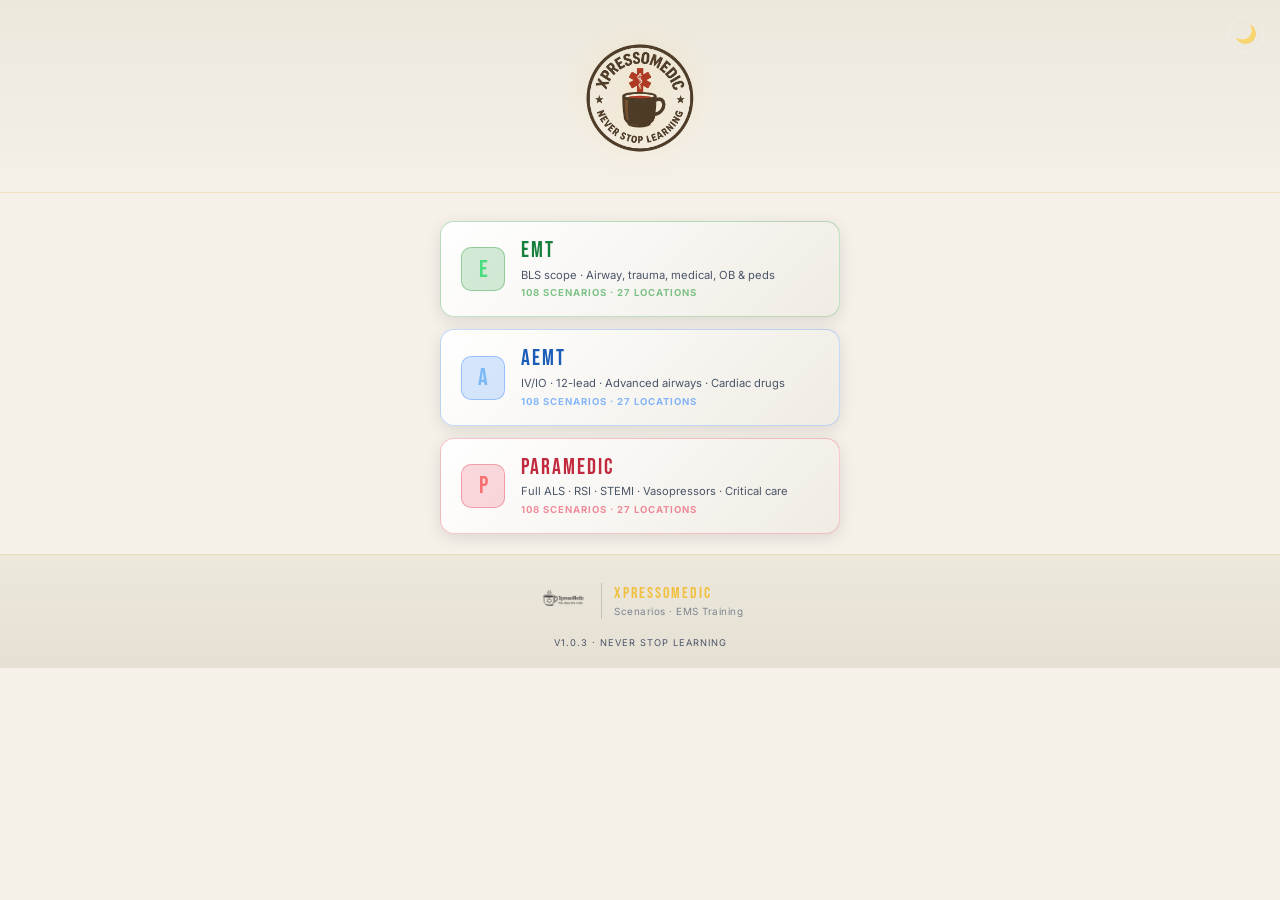
<file: index.html>
<!DOCTYPE html>
<html lang="en">
<head>
  <meta charset="UTF-8"/>
  <meta name="viewport" content="width=device-width, initial-scale=1.0, viewport-fit=cover"/>
  <meta name="apple-mobile-web-app-capable" content="yes"/>
  <meta name="apple-mobile-web-app-status-bar-style" content="black-translucent"/>
  <title>XpressoMedic Scenarios</title>
  <link rel="stylesheet" href="css/style.css"/>
  <script>
    (function() {
      const saved = localStorage.getItem('xm-theme') ||
        (window.matchMedia('(prefers-color-scheme: light)').matches ? 'light' : 'dark');
      document.documentElement.setAttribute('data-theme', saved);
    })();
  </script>
  <style>
    * { box-sizing: border-box; margin: 0; padding: 0; }
    html, body { overflow-y: auto !important; height: auto !important; }
    body {
      font-family: 'Inter', -apple-system, BlinkMacSystemFont, sans-serif;
      background: #0d1117;
      color: #e6edf3;
      min-height: 100vh;
      min-height: -webkit-fill-available;
      display: flex;
      flex-direction: column;
      overflow-x: hidden;
    }
    [data-theme="light"] body { background: #f5f0e8; color: #1c1a16; }
    .home-header {
      background: linear-gradient(180deg, #111827 0%, #0d1117 100%);
      border-bottom: 1px solid rgba(240,192,64,0.2);
      padding: calc(env(safe-area-inset-top, 0px) + 28px) 24px 24px;
      display: flex;
      flex-direction: column;
      align-items: center;
      flex-shrink: 0;
      position: relative;
    }
    [data-theme="light"] .home-header { background: linear-gradient(180deg, #ede8dc 0%, #f5f0e8 100%); }
    .header-logo {
      width: 140px;
      height: 140px;
      object-fit: contain;
      filter: brightness(0) invert(1) drop-shadow(0 0 16px rgba(240,192,64,0.35));
    }
    [data-theme="light"] .header-logo { filter: drop-shadow(0 0 12px rgba(240,192,64,0.2)); }
    .theme-toggle-home {
      position: absolute;
      top: calc(env(safe-area-inset-top, 0px) + 16px);
      right: 16px;
      background: none;
      border: 1px solid rgba(255,255,255,0.2);
      color: rgba(255,255,255,0.6);
      font-size: 1.1rem;
      width: 36px;
      height: 36px;
      border-radius: 50%;
      cursor: pointer;
      display: flex;
      align-items: center;
      justify-content: center;
    }
    .theme-toggle-home:active { background: rgba(128,128,128,0.15); }
    .home-body {
      flex: 1;
      display: flex;
      flex-direction: column;
      align-items: center;
      padding: 28px 20px 20px;
    }
    .level-cards {
      display: flex;
      flex-direction: column;
      gap: 12px;
      width: 100%;
      max-width: 400px;
    }
    .level-card {
      background: linear-gradient(135deg, #1e2d3d, #1a2332);
      border-radius: 14px;
      padding: 18px 20px;
      display: flex;
      align-items: center;
      gap: 16px;
      text-decoration: none;
      color: #e6edf3;
      transition: transform 0.15s;
      -webkit-tap-highlight-color: transparent;
      box-shadow: 0 4px 20px rgba(0,0,0,0.35);
      position: relative;
      overflow: hidden;
    }
    [data-theme="light"] .level-card { background: linear-gradient(135deg, #ffffff, #f0ece4); color: #1c1a16; box-shadow: 0 4px 16px rgba(0,0,0,0.1); }
    .level-card::before {
      content: '';
      position: absolute;
      left: 0; top: 0; bottom: 0;
      width: 4px;
      border-radius: 14px 0 0 14px;
    }
    .level-card.emtb  { border: 1px solid rgba(46,160,67,0.3); }
    .level-card.aemt  { border: 1px solid rgba(56,139,253,0.3); }
    .level-card.medic { border: 1px solid rgba(233,69,96,0.3); }
    .level-card.emtb::before  { background: #2ea043; }
    .level-card.aemt::before  { background: #388bfd; }
    .level-card.medic::before { background: #e94560; }
    .level-card:active { transform: scale(0.98); }
    .level-info { flex: 1; }
    .level-name {
      font-family: 'Bebas Neue', 'Impact', sans-serif;
      font-size: 1.35rem;
      letter-spacing: 2px;
      line-height: 1;
      margin-bottom: 5px;
    }
    .level-card.emtb  .level-name { color: #4ade80; }
    .level-card.aemt  .level-name { color: #7ab8f5; }
    .level-card.medic .level-name { color: #f87171; }
    [data-theme="light"] .level-card.emtb  .level-name { color: #15803d; }
    [data-theme="light"] .level-card.aemt  .level-name { color: #1a5cb8; }
    [data-theme="light"] .level-card.medic .level-name { color: #c0293e; }
    .level-desc { font-size: 0.7rem; color: #7d8590; line-height: 1.5; }
    [data-theme="light"] .level-desc { color: #4a5568; }
    .level-count { font-size: 0.6rem; font-weight: 700; letter-spacing: 1px; text-transform: uppercase; margin-top: 4px; opacity: 0.6; }
    .level-card.emtb  .level-count { color: #2ea043; }
    .level-card.aemt  .level-count { color: #388bfd; }
    .level-card.medic .level-count { color: #e94560; }
    .level-letter-icon {
      width: 44px;
      height: 44px;
      flex-shrink: 0;
      border-radius: 10px;
      display: flex;
      align-items: center;
      justify-content: center;
      font-family: 'Bebas Neue', 'Impact', sans-serif;
      font-size: 1.5rem;
    }
    .emtb-icon  { background: rgba(46,160,67,0.2);  color: #4ade80; border: 1px solid rgba(46,160,67,0.4); }
    .aemt-icon  { background: rgba(56,139,253,0.2); color: #7ab8f5; border: 1px solid rgba(56,139,253,0.4); }
    .medic-icon { background: rgba(233,69,96,0.2);  color: #f87171; border: 1px solid rgba(233,69,96,0.4); }
    .home-footer {
      background: linear-gradient(180deg, #0d1117 0%, #111827 100%);
      border-top: 1px solid rgba(240,192,64,0.15);
      padding: 20px 24px calc(20px + env(safe-area-inset-bottom, 0px));
      display: flex;
      flex-direction: column;
      align-items: center;
      gap: 10px;
      flex-shrink: 0;
    }
    [data-theme="light"] .home-footer { background: linear-gradient(180deg, #ede8dc 0%, #e5dfd4 100%); }
    .footer-logo-row { display: flex; align-items: center; gap: 12px; }
    .footer-logo-img {
      height: 52px;
      width: auto;
      object-fit: contain;
      filter: brightness(0) invert(1) drop-shadow(0 1px 4px rgba(0,0,0,0.3));
      opacity: 0.85;
    }
    [data-theme="light"] .footer-logo-img { filter: brightness(0) invert(0.15); opacity: 0.85; }
    .footer-divider { width: 1px; height: 36px; background: rgba(255,255,255,0.15); }
    [data-theme="light"] .footer-divider { background: rgba(0,0,0,0.15); }
    .footer-text-block { text-align: left; }
    .footer-brand { font-family: 'Bebas Neue', sans-serif; font-size: 1rem; letter-spacing: 2px; color: #f0c040; line-height: 1; }
    .footer-sub { font-size: 0.62rem; color: #7d8590; letter-spacing: 0.5px; margin-top: 3px; }
    .footer-version { font-size: 0.58rem; color: #4a5568; letter-spacing: 1px; text-transform: uppercase; }
  </style>
</head>
<body>

  <div class="home-header">
    <button class="theme-toggle-home" id="themeToggle" aria-label="Toggle theme">☀️</button>
    <img src="images/xpresso-circle.png" alt="XpressoMedic" class="header-logo"/>
  </div>

  <div class="home-body">
    <div class="level-cards">

      <a class="level-card emtb" href="map.html?level=emtb">
        <div class="level-letter-icon emtb-icon">E</div>
        <div class="level-info">
          <div class="level-name">EMT</div>
          <div class="level-desc">BLS scope · Airway, trauma, medical, OB &amp; peds</div>
          <div class="level-count">108 scenarios · 27 locations</div>
        </div>
      </a>

      <a class="level-card aemt" href="map.html?level=aemt">
        <div class="level-letter-icon aemt-icon">A</div>
        <div class="level-info">
          <div class="level-name">AEMT</div>
          <div class="level-desc">IV/IO · 12-lead · Advanced airways · Cardiac drugs</div>
          <div class="level-count">108 scenarios · 27 locations</div>
        </div>
      </a>

      <a class="level-card medic" href="map.html?level=medic">
        <div class="level-letter-icon medic-icon">P</div>
        <div class="level-info">
          <div class="level-name">Paramedic</div>
          <div class="level-desc">Full ALS · RSI · STEMI · Vasopressors · Critical care</div>
          <div class="level-count">108 scenarios · 27 locations</div>
        </div>
      </a>

    </div>
  </div>

  <div class="home-footer">
    <div class="footer-logo-row">
      <img src="images/xpresso-white.png" alt="XpressoMedic" class="footer-logo-img"/>
      <div class="footer-divider"></div>
      <div class="footer-text-block">
        <div class="footer-brand">XpressoMedic</div>
        <div class="footer-sub">Scenarios · EMS Training</div>
      </div>
    </div>
    <div class="footer-version">v1.0.3 · Never Stop Learning</div>
  </div>

  <script>
    const toggle = document.getElementById('themeToggle');
    function applyTheme(theme) {
      document.documentElement.setAttribute('data-theme', theme);
      localStorage.setItem('xm-theme', theme);
      toggle.textContent = theme === 'dark' ? '☀️' : '🌙';
    }
    const current = document.documentElement.getAttribute('data-theme') || 'dark';
    applyTheme(current);
    toggle.addEventListener('click', () => {
      const next = document.documentElement.getAttribute('data-theme') === 'dark' ? 'light' : 'dark';
      applyTheme(next);
    });
  </script>
</body>
</html>
</file>
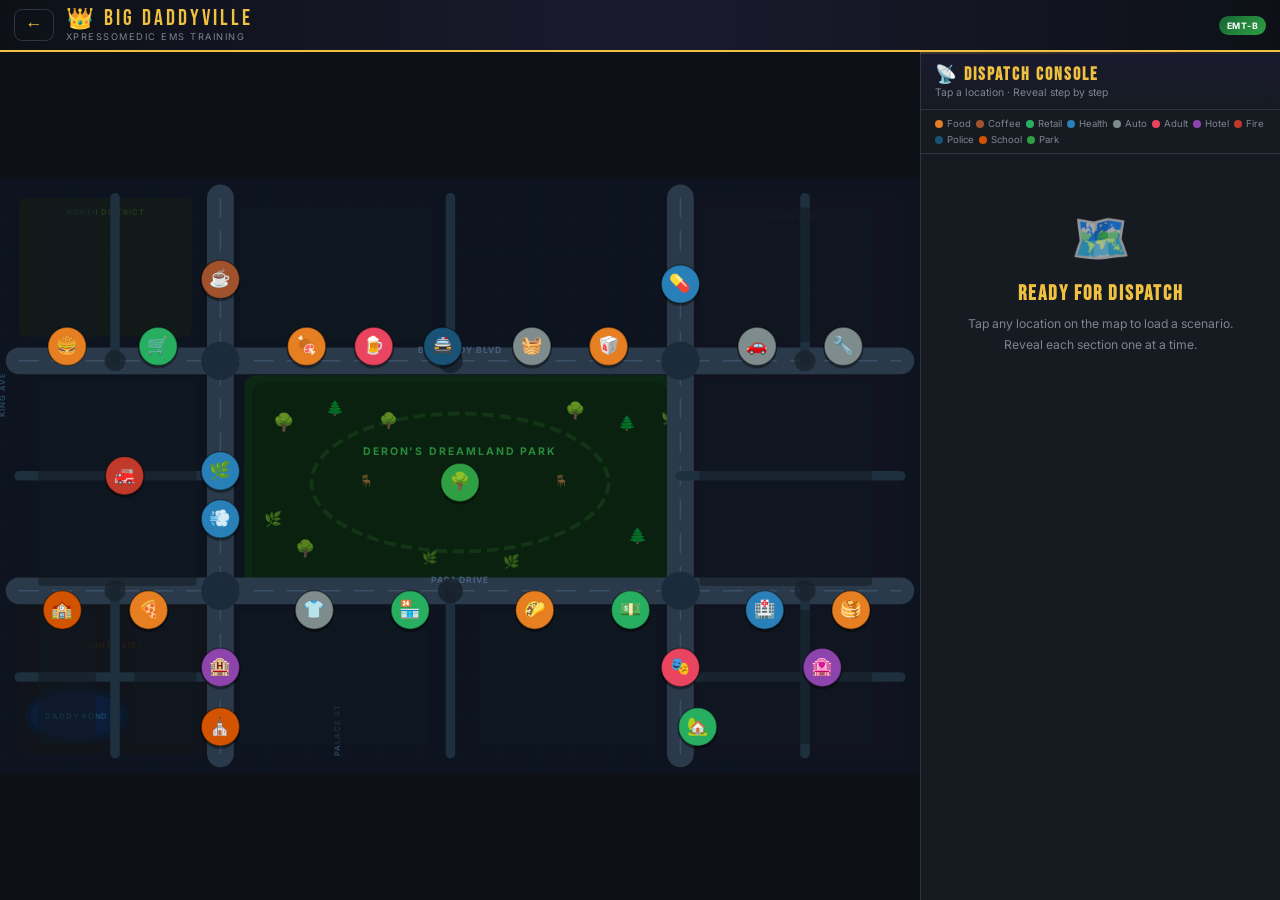
<file: map.html>
<!DOCTYPE html>
<html lang="en">
<head>
  <meta charset="UTF-8"/>
  <meta name="viewport" content="width=device-width, initial-scale=1.0, viewport-fit=cover"/>
  <meta name="apple-mobile-web-app-capable" content="yes"/>
  <meta name="apple-mobile-web-app-status-bar-style" content="black-translucent"/>
  <title>Big Daddyville — XpressoMedic</title>
  <link rel="stylesheet" href="css/style.css"/>
</head>
<body>

<div class="map-screen">

  <!-- HEADER -->
  <div class="app-header">
    <button class="header-back" onclick="window.location.href='index.html'" aria-label="Back">←</button>
    <div class="header-center">
      <div class="header-title">👑 Big Daddyville</div>
      <div class="header-sub">XpressoMedic EMS Training</div>
    </div>
    <div class="header-badge" id="levelBadge">EMT-B</div>
  </div>

  <div class="map-layout">

    <!-- MAP -->
    <div class="map-wrap" id="mapWrap">

      <!-- HOVER POPUP -->
      <div id="hover-popup">
        <div id="popupCaretDown" class="popup-caret-down"></div>
        <div class="popup-card">
          <div class="popup-logo-area" id="popupLogoArea">
            <div class="popup-logo-bg"  id="popupLogoBg"></div>
            <div class="popup-logo-main" id="popupLogoMain"></div>
          </div>
          <div class="popup-sign" id="popupSign"></div>
          <div class="popup-info">
            <div class="popup-name" id="popupName"></div>
            <div class="popup-addr" id="popupAddr"></div>
            <div class="popup-meta">
              <span class="popup-cat-dot"   id="popupCatDot"></span>
              <span class="popup-cat-label" id="popupCatLabel"></span>
            </div>
            <div class="popup-hint">👆 Tap to load scenario</div>
          </div>
        </div>
        <div id="popupCaretUp" class="popup-caret-up"></div>
      </div>

      <svg id="town" viewBox="0 0 960 620"
           xmlns="http://www.w3.org/2000/svg"
           preserveAspectRatio="xMidYMid meet"
           style="position:absolute;top:0;left:0;width:100%;height:100%">

        <defs>
          <pattern id="grid" width="40" height="40" patternUnits="userSpaceOnUse">
            <path d="M 40 0 L 0 0 0 40" fill="none" stroke="#141e2a" stroke-width="0.5"/>
          </pattern>
        </defs>

        <!-- Ground -->
        <rect width="960" height="620" fill="#0d1420"/>
        <rect width="960" height="620" fill="url(#grid)" opacity="0.4"/>

        <!-- Districts -->
        <rect x="20"  y="20"  width="180" height="145" rx="6" fill="#1a2510" opacity="0.4"/>
        <text x="110" y="38" text-anchor="middle" fill="#2a3a1a" font-size="8" font-family="Inter" font-weight="600" letter-spacing="1">NORTH DISTRICT</text>
        <rect x="20"  y="415" width="200" height="185" rx="6" fill="#1a1510" opacity="0.35"/>
        <text x="120" y="490" text-anchor="middle" fill="#2a2015" font-size="8" font-family="Inter" font-weight="600" letter-spacing="1">SOUTH SIDE</text>
        <rect x="720" y="20"  width="220" height="580" rx="6" fill="#1a1520" opacity="0.35"/>
        <text x="830" y="42"  text-anchor="middle" fill="#2a1a2a" font-size="8" font-family="Inter" font-weight="600" letter-spacing="1">EAST END</text>

        <!-- Deron's Dreamland Park -->
        <rect x="255" y="205" width="450" height="225" rx="12" fill="#0e2a14" opacity="0.9"/>
        <rect x="263" y="213" width="434" height="209" rx="10" fill="#0a2010" opacity="0.85"/>
        <ellipse cx="480" cy="317" rx="155" ry="72" fill="none" stroke="#1a4a1a" stroke-width="4" stroke-dasharray="12 6" opacity="0.5"/>
        <text x="285" y="260" font-size="18" opacity="0.7">🌳</text>
        <text x="340" y="245" font-size="15" opacity="0.6">🌲</text>
        <text x="395" y="258" font-size="16" opacity="0.65">🌳</text>
        <text x="590" y="248" font-size="17" opacity="0.7">🌳</text>
        <text x="645" y="260" font-size="15" opacity="0.6">🌲</text>
        <text x="690" y="254" font-size="14" opacity="0.6">🌿</text>
        <text x="275" y="360" font-size="15" opacity="0.55">🌿</text>
        <text x="308" y="392" font-size="17" opacity="0.6">🌳</text>
        <text x="655" y="378" font-size="16" opacity="0.6">🌲</text>
        <text x="695" y="400" font-size="14" opacity="0.55">🌿</text>
        <text x="440" y="400" font-size="13" opacity="0.5">🌿</text>
        <text x="525" y="404" font-size="14" opacity="0.5">🌿</text>
        <text x="375" y="320" font-size="12" opacity="0.5">🪑</text>
        <text x="578" y="320" font-size="12" opacity="0.5">🪑</text>
        <text x="480" y="288" text-anchor="middle" fill="#2a8a3a" font-size="11" font-family="Inter" font-weight="700" letter-spacing="2">DERON'S DREAMLAND PARK</text>
        <circle cx="480" cy="316" r="12" fill="#0a1a2a" stroke="#1a4a6a" stroke-width="2" opacity="0.8"/>
        <text x="480" y="321" text-anchor="middle" font-size="11" opacity="0.7">⛲</text>

        <!-- Daddy Pond -->
        <ellipse cx="80" cy="560" rx="55" ry="30" fill="#0a1a2e" opacity="0.8"/>
        <ellipse cx="80" cy="560" rx="48" ry="24" fill="#0d2040" opacity="0.7"/>
        <text x="80" y="564" text-anchor="middle" fill="#1a4a6a" font-size="8" font-family="Inter" font-weight="600" letter-spacing="1">DADDY POND</text>

        <!-- Main roads -->
        <line stroke="#2a3a4a" stroke-width="28" fill="none" stroke-linecap="round" x1="20"  y1="190" x2="940" y2="190"/>
        <line stroke="#3a5068" stroke-width="1.5" fill="none" stroke-dasharray="20 15" stroke-linecap="round" x1="20" y1="190" x2="940" y2="190"/>
        <text fill="#4a6280" font-size="9" font-family="Inter" font-weight="600" letter-spacing="1" text-anchor="middle" x="480" y="182">BIG DADDY BLVD</text>

        <line stroke="#2a3a4a" stroke-width="28" fill="none" stroke-linecap="round" x1="20"  y1="430" x2="940" y2="430"/>
        <line stroke="#3a5068" stroke-width="1.5" fill="none" stroke-dasharray="20 15" stroke-linecap="round" x1="20" y1="430" x2="940" y2="430"/>
        <text fill="#4a6280" font-size="9" font-family="Inter" font-weight="600" letter-spacing="1" text-anchor="middle" x="480" y="422">PAPA DRIVE</text>

        <line stroke="#2a3a4a" stroke-width="28" fill="none" stroke-linecap="round" x1="230" y1="20"  x2="230" y2="600"/>
        <line stroke="#3a5068" stroke-width="1.5" fill="none" stroke-dasharray="20 15" stroke-linecap="round" x1="230" y1="20" x2="230" y2="600"/>
        <text fill="#4a6280" font-size="9" font-family="Inter" font-weight="600" letter-spacing="1" text-anchor="middle" transform="rotate(-90,221,310)" x="0" y="0">THRONE AVE</text>

        <line stroke="#2a3a4a" stroke-width="28" fill="none" stroke-linecap="round" x1="710" y1="20"  x2="710" y2="600"/>
        <line stroke="#3a5068" stroke-width="1.5" fill="none" stroke-dasharray="20 15" stroke-linecap="round" x1="710" y1="20" x2="710" y2="600"/>
        <text fill="#4a6280" font-size="9" font-family="Inter" font-weight="600" letter-spacing="1" text-anchor="middle" transform="rotate(-90,701,310)" x="0" y="0">CROWN ST</text>

        <!-- Side streets horizontal -->
        <line stroke="#1e2f3e" stroke-width="10" fill="none" stroke-linecap="round" x1="20"  y1="310" x2="230" y2="310"/>
        <line stroke="#1e2f3e" stroke-width="10" fill="none" stroke-linecap="round" x1="710" y1="310" x2="940" y2="310"/>
        <line stroke="#1e2f3e" stroke-width="10" fill="none" stroke-linecap="round" x1="20"  y1="520" x2="230" y2="520"/>
        <line stroke="#1e2f3e" stroke-width="10" fill="none" stroke-linecap="round" x1="710" y1="520" x2="940" y2="520"/>

        <!-- Side streets vertical -->
        <line stroke="#1e2f3e" stroke-width="10" fill="none" stroke-linecap="round" x1="120" y1="20"  x2="120" y2="190"/>
        <line stroke="#1e2f3e" stroke-width="10" fill="none" stroke-linecap="round" x1="120" y1="430" x2="120" y2="600"/>
        <line stroke="#1e2f3e" stroke-width="10" fill="none" stroke-linecap="round" x1="470" y1="20"  x2="470" y2="190"/>
        <line stroke="#1e2f3e" stroke-width="10" fill="none" stroke-linecap="round" x1="470" y1="430" x2="470" y2="600"/>
        <line stroke="#1e2f3e" stroke-width="10" fill="none" stroke-linecap="round" x1="840" y1="20"  x2="840" y2="190"/>
        <line stroke="#1e2f3e" stroke-width="10" fill="none" stroke-linecap="round" x1="840" y1="430" x2="840" y2="600"/>

        <!-- Street name labels -->
        <text fill="#2a4a62" font-size="8" font-family="Inter" font-weight="600" letter-spacing="1" text-anchor="middle" transform="rotate(-90,115,110)" x="0" y="0">KING AVE</text>
        <text fill="#2a4a62" font-size="8" font-family="Inter" font-weight="600" letter-spacing="1" text-anchor="middle" transform="rotate(-90,465,110)" x="0" y="0">PALACE ST</text>
        <text fill="#2a4a62" font-size="8" font-family="Inter" font-weight="600" letter-spacing="1" text-anchor="middle" transform="rotate(-90,835,110)" x="0" y="0">EMPIRE RD</text>

        <!-- Block fills -->
        <rect x="40"  y="30"  width="60"  height="140" rx="4" fill="#111820" opacity="0.5"/>
        <rect x="250" y="30"  width="200" height="140" rx="4" fill="#111820" opacity="0.5"/>
        <rect x="730" y="30"  width="180" height="140" rx="4" fill="#111820" opacity="0.5"/>
        <rect x="40"  y="210" width="165" height="215" rx="4" fill="#111820" opacity="0.5"/>
        <rect x="730" y="210" width="180" height="215" rx="4" fill="#111820" opacity="0.5"/>
        <rect x="40"  y="450" width="60"  height="140" rx="4" fill="#111820" opacity="0.5"/>
        <rect x="140" y="450" width="65"  height="140" rx="4" fill="#111820" opacity="0.5"/>
        <rect x="250" y="450" width="195" height="140" rx="4" fill="#111820" opacity="0.5"/>
        <rect x="500" y="450" width="185" height="140" rx="4" fill="#111820" opacity="0.5"/>
        <rect x="730" y="450" width="180" height="140" rx="4" fill="#111820" opacity="0.5"/>

        <!-- Intersection highlights -->
        <circle cx="230" cy="190" r="20" fill="#1a2a3a" opacity="0.9"/>
        <circle cx="710" cy="190" r="20" fill="#1a2a3a" opacity="0.9"/>
        <circle cx="230" cy="430" r="20" fill="#1a2a3a" opacity="0.9"/>
        <circle cx="710" cy="430" r="20" fill="#1a2a3a" opacity="0.9"/>
        <circle cx="470" cy="190" r="13" fill="#151f2a" opacity="0.8"/>
        <circle cx="470" cy="430" r="13" fill="#151f2a" opacity="0.8"/>
        <circle cx="120" cy="190" r="11" fill="#151f2a" opacity="0.7"/>
        <circle cx="840" cy="190" r="11" fill="#151f2a" opacity="0.7"/>
        <circle cx="120" cy="430" r="11" fill="#151f2a" opacity="0.7"/>
        <circle cx="840" cy="430" r="11" fill="#151f2a" opacity="0.7"/>

        <!-- STATIC PINS -->
        <g class="pin-group" id="pin-bd_burger"   data-id="bd_burger"   style="cursor:pointer"><circle class="pin-ring" cx="70"  cy="175" r="27" stroke="#e67e22" fill="none" stroke-width="2" opacity="0"/><circle cx="70"  cy="177" r="15" fill="rgba(0,0,0,0.35)"/><circle class="pin-circle" cx="70"  cy="175" r="20" fill="#e67e22" stroke="rgba(0,0,0,0.4)" stroke-width="1.5"/><text x="70"  y="180" text-anchor="middle" font-size="18" style="pointer-events:none">🍔</text></g>
        <g class="pin-group" id="pin-bd_grocery"  data-id="bd_grocery"  style="cursor:pointer"><circle class="pin-ring" cx="165" cy="175" r="27" stroke="#27ae60" fill="none" stroke-width="2" opacity="0"/><circle cx="165" cy="177" r="21" fill="rgba(0,0,0,0.35)"/><circle class="pin-circle" cx="165" cy="175" r="20" fill="#27ae60" stroke="rgba(0,0,0,0.4)" stroke-width="1.5"/><text x="165" y="180" text-anchor="middle" font-size="18" style="pointer-events:none">🛒</text></g>
        <g class="pin-group" id="pin-bd_coffee"   data-id="bd_coffee"   style="cursor:pointer"><circle class="pin-ring" cx="230" cy="105" r="27" stroke="#a0522d" fill="none" stroke-width="2" opacity="0"/><circle cx="230" cy="107" r="21" fill="rgba(0,0,0,0.35)"/><circle class="pin-circle" cx="230" cy="105" r="20" fill="#a0522d" stroke="rgba(0,0,0,0.4)" stroke-width="1.5"/><text x="230" y="110" text-anchor="middle" font-size="18" style="pointer-events:none">☕</text></g>
        <g class="pin-group" id="pin-bd_bbq"      data-id="bd_bbq"      style="cursor:pointer"><circle class="pin-ring" cx="320" cy="175" r="27" stroke="#e67e22" fill="none" stroke-width="2" opacity="0"/><circle cx="320" cy="177" r="21" fill="rgba(0,0,0,0.35)"/><circle class="pin-circle" cx="320" cy="175" r="20" fill="#e67e22" stroke="rgba(0,0,0,0.4)" stroke-width="1.5"/><text x="320" y="180" text-anchor="middle" font-size="18" style="pointer-events:none">🍖</text></g>
        <g class="pin-group" id="pin-bd_bar"      data-id="bd_bar"      style="cursor:pointer"><circle class="pin-ring" cx="390" cy="175" r="27" stroke="#e94560" fill="none" stroke-width="2" opacity="0"/><circle cx="390" cy="177" r="21" fill="rgba(0,0,0,0.35)"/><circle class="pin-circle" cx="390" cy="175" r="20" fill="#e94560" stroke="rgba(0,0,0,0.4)" stroke-width="1.5"/><text x="390" y="180" text-anchor="middle" font-size="18" style="pointer-events:none">🍺</text></g>
        <g class="pin-group" id="pin-bd_police"   data-id="bd_police"   style="cursor:pointer"><circle class="pin-ring" cx="462" cy="175" r="27" stroke="#1a5276" fill="none" stroke-width="2" opacity="0"/><circle cx="462" cy="177" r="21" fill="rgba(0,0,0,0.35)"/><circle class="pin-circle" cx="462" cy="175" r="20" fill="#1a5276" stroke="rgba(0,0,0,0.4)" stroke-width="1.5"/><text x="462" y="180" text-anchor="middle" font-size="18" style="pointer-events:none">🚔</text></g>
        <g class="pin-group" id="pin-bd_laundry"  data-id="bd_laundry"  style="cursor:pointer"><circle class="pin-ring" cx="555" cy="175" r="27" stroke="#7f8c8d" fill="none" stroke-width="2" opacity="0"/><circle cx="555" cy="177" r="21" fill="rgba(0,0,0,0.35)"/><circle class="pin-circle" cx="555" cy="175" r="20" fill="#7f8c8d" stroke="rgba(0,0,0,0.4)" stroke-width="1.5"/><text x="555" y="180" text-anchor="middle" font-size="18" style="pointer-events:none">🧺</text></g>
        <g class="pin-group" id="pin-bd_dollar"   data-id="bd_dollar"   style="cursor:pointer"><circle class="pin-ring" cx="658" cy="450" r="27" stroke="#27ae60" fill="none" stroke-width="2" opacity="0"/><circle cx="658" cy="452" r="21" fill="rgba(0,0,0,0.35)"/><circle class="pin-circle" cx="658" cy="450" r="20" fill="#27ae60" stroke="rgba(0,0,0,0.4)" stroke-width="1.5"/><text x="658" y="455" text-anchor="middle" font-size="18" style="pointer-events:none">💵</text></g>
        <g class="pin-group" id="pin-bd_chinese"  data-id="bd_chinese"  style="cursor:pointer"><circle class="pin-ring" cx="635" cy="175" r="27" stroke="#e67e22" fill="none" stroke-width="2" opacity="0"/><circle cx="635" cy="177" r="21" fill="rgba(0,0,0,0.35)"/><circle class="pin-circle" cx="635" cy="175" r="20" fill="#e67e22" stroke="rgba(0,0,0,0.4)" stroke-width="1.5"/><text x="635" y="180" text-anchor="middle" font-size="18" style="pointer-events:none">🥡</text></g>
        <g class="pin-group" id="pin-bd_pharmacy" data-id="bd_pharmacy" style="cursor:pointer"><circle class="pin-ring" cx="710" cy="110" r="27" stroke="#2980b9" fill="none" stroke-width="2" opacity="0"/><circle cx="710" cy="112" r="21" fill="rgba(0,0,0,0.35)"/><circle class="pin-circle" cx="710" cy="110" r="20" fill="#2980b9" stroke="rgba(0,0,0,0.4)" stroke-width="1.5"/><text x="710" y="115" text-anchor="middle" font-size="18" style="pointer-events:none">💊</text></g>
        <g class="pin-group" id="pin-bd_carwash"  data-id="bd_carwash"  style="cursor:pointer"><circle class="pin-ring" cx="790" cy="175" r="27" stroke="#7f8c8d" fill="none" stroke-width="2" opacity="0"/><circle cx="790" cy="177" r="21" fill="rgba(0,0,0,0.35)"/><circle class="pin-circle" cx="790" cy="175" r="20" fill="#7f8c8d" stroke="rgba(0,0,0,0.4)" stroke-width="1.5"/><text x="790" y="180" text-anchor="middle" font-size="18" style="pointer-events:none">🚗</text></g>
        <g class="pin-group" id="pin-bd_auto"     data-id="bd_auto"     style="cursor:pointer"><circle class="pin-ring" cx="880" cy="175" r="27" stroke="#7f8c8d" fill="none" stroke-width="2" opacity="0"/><circle cx="880" cy="177" r="21" fill="rgba(0,0,0,0.35)"/><circle class="pin-circle" cx="880" cy="175" r="20" fill="#7f8c8d" stroke="rgba(0,0,0,0.4)" stroke-width="1.5"/><text x="880" y="180" text-anchor="middle" font-size="18" style="pointer-events:none">🔧</text></g>
        <g class="pin-group" id="pin-bd_cbd"      data-id="bd_cbd"      style="cursor:pointer"><circle class="pin-ring" cx="230" cy="305" r="27" stroke="#2980b9" fill="none" stroke-width="2" opacity="0"/><circle cx="230" cy="307" r="21" fill="rgba(0,0,0,0.35)"/><circle class="pin-circle" cx="230" cy="305" r="20" fill="#2980b9" stroke="rgba(0,0,0,0.4)" stroke-width="1.5"/><text x="230" y="310" text-anchor="middle" font-size="18" style="pointer-events:none">🌿</text></g>
        <g class="pin-group" id="pin-bd_smoke"    data-id="bd_smoke"    style="cursor:pointer"><circle class="pin-ring" cx="230" cy="355" r="27" stroke="#2980b9" fill="none" stroke-width="2" opacity="0"/><circle cx="230" cy="357" r="21" fill="rgba(0,0,0,0.35)"/><circle class="pin-circle" cx="230" cy="355" r="20" fill="#2980b9" stroke="rgba(0,0,0,0.4)" stroke-width="1.5"/><text x="230" y="360" text-anchor="middle" font-size="18" style="pointer-events:none">💨</text></g>
        <g class="pin-group" id="pin-bd_fire"     data-id="bd_fire"     style="cursor:pointer"><circle class="pin-ring" cx="130" cy="310" r="27" stroke="#c0392b" fill="none" stroke-width="2" opacity="0"/><circle cx="130" cy="312" r="21" fill="rgba(0,0,0,0.35)"/><circle class="pin-circle" cx="130" cy="310" r="20" fill="#c0392b" stroke="rgba(0,0,0,0.4)" stroke-width="1.5"/><text x="130" y="315" text-anchor="middle" font-size="18" style="pointer-events:none">🚒</text></g>
        <g class="pin-group" id="pin-bd_park"     data-id="bd_park"     style="cursor:pointer"><circle class="pin-ring" cx="480" cy="317" r="27" stroke="#2ea043" fill="none" stroke-width="2" opacity="0"/><circle cx="480" cy="319" r="21" fill="rgba(0,0,0,0.35)"/><circle class="pin-circle" cx="480" cy="317" r="20" fill="#2ea043" stroke="rgba(0,0,0,0.4)" stroke-width="1.5"/><text x="480" y="322" text-anchor="middle" font-size="18" style="pointer-events:none">🌳</text></g>
        <g class="pin-group" id="pin-bd_school"   data-id="bd_school"   style="cursor:pointer"><circle class="pin-ring" cx="65"  cy="450" r="27" stroke="#d35400" fill="none" stroke-width="2" opacity="0"/><circle cx="65"  cy="452" r="15" fill="rgba(0,0,0,0.35)"/><circle class="pin-circle" cx="65"  cy="450" r="20" fill="#d35400" stroke="rgba(0,0,0,0.4)" stroke-width="1.5"/><text x="65"  y="455" text-anchor="middle" font-size="18" style="pointer-events:none">🏫</text></g>
        <g class="pin-group" id="pin-bd_pizza"    data-id="bd_pizza"    style="cursor:pointer"><circle class="pin-ring" cx="155" cy="450" r="27" stroke="#e67e22" fill="none" stroke-width="2" opacity="0"/><circle cx="155" cy="452" r="21" fill="rgba(0,0,0,0.35)"/><circle class="pin-circle" cx="155" cy="450" r="20" fill="#e67e22" stroke="rgba(0,0,0,0.4)" stroke-width="1.5"/><text x="155" y="455" text-anchor="middle" font-size="18" style="pointer-events:none">🍕</text></g>
        <g class="pin-group" id="pin-bd_motel"    data-id="bd_motel"    style="cursor:pointer"><circle class="pin-ring" cx="230" cy="510" r="27" stroke="#8e44ad" fill="none" stroke-width="2" opacity="0"/><circle cx="230" cy="512" r="21" fill="rgba(0,0,0,0.35)"/><circle class="pin-circle" cx="230" cy="510" r="20" fill="#8e44ad" stroke="rgba(0,0,0,0.4)" stroke-width="1.5"/><text x="230" y="515" text-anchor="middle" font-size="18" style="pointer-events:none">🏨</text></g>
        <g class="pin-group" id="pin-bd_gasgo" data-id="bd_gasgo"  style="cursor:pointer"><circle class="pin-ring" cx="328" cy="450" r="27" stroke="#7f8c8d" fill="none" stroke-width="2" opacity="0"/><circle cx="328" cy="452" r="21" fill="rgba(0,0,0,0.35)"/><circle class="pin-circle" cx="328" cy="450" r="20" fill="#7f8c8d" stroke="rgba(0,0,0,0.4)" stroke-width="1.5"/><text x="328" y="455" text-anchor="middle" font-size="18" style="pointer-events:none">👕</text></g>
        <g class="pin-group" id="pin-bd_mhp" data-id="bd_mhp"   style="cursor:pointer"><circle class="pin-ring" cx="428" cy="450" r="27" stroke="#27ae60" fill="none" stroke-width="2" opacity="0"/><circle cx="428" cy="452" r="21" fill="rgba(0,0,0,0.35)"/><circle class="pin-circle" cx="428" cy="450" r="20" fill="#27ae60" stroke="rgba(0,0,0,0.4)" stroke-width="1.5"/><text x="428" y="455" text-anchor="middle" font-size="18" style="pointer-events:none">🏪</text></g>
        <g class="pin-group" id="pin-bd_taco"     data-id="bd_taco"     style="cursor:pointer"><circle class="pin-ring" cx="558" cy="450" r="27" stroke="#e67e22" fill="none" stroke-width="2" opacity="0"/><circle cx="558" cy="452" r="21" fill="rgba(0,0,0,0.35)"/><circle class="pin-circle" cx="558" cy="450" r="20" fill="#e67e22" stroke="rgba(0,0,0,0.4)" stroke-width="1.5"/><text x="558" y="455" text-anchor="middle" font-size="18" style="pointer-events:none">🌮</text></g>
        <g class="pin-group" id="pin-bd_club"     data-id="bd_club"     style="cursor:pointer"><circle class="pin-ring" cx="710" cy="510" r="27" stroke="#e94560" fill="none" stroke-width="2" opacity="0"/><circle cx="710" cy="512" r="21" fill="rgba(0,0,0,0.35)"/><circle class="pin-circle" cx="710" cy="510" r="20" fill="#e94560" stroke="rgba(0,0,0,0.4)" stroke-width="1.5"/><text x="710" y="515" text-anchor="middle" font-size="18" style="pointer-events:none">🎭</text></g>
        <g class="pin-group" id="pin-bd_nursing" data-id="bd_nursing"     style="cursor:pointer"><circle class="pin-ring" cx="798" cy="450" r="27" stroke="#2980b9" fill="none" stroke-width="2" opacity="0"/><circle cx="798" cy="452" r="21" fill="rgba(0,0,0,0.35)"/><circle class="pin-circle" cx="798" cy="450" r="20" fill="#2980b9" stroke="rgba(0,0,0,0.4)" stroke-width="1.5"/><text x="798" y="455" text-anchor="middle" font-size="18" style="pointer-events:none">🏥</text></g>
        <g class="pin-group" id="pin-bd_diner"    data-id="bd_diner"    style="cursor:pointer"><circle class="pin-ring" cx="888" cy="450" r="27" stroke="#e67e22" fill="none" stroke-width="2" opacity="0"/><circle cx="888" cy="452" r="21" fill="rgba(0,0,0,0.35)"/><circle class="pin-circle" cx="888" cy="450" r="20" fill="#e67e22" stroke="rgba(0,0,0,0.4)" stroke-width="1.5"/><text x="888" y="455" text-anchor="middle" font-size="18" style="pointer-events:none">🥞</text></g>
        <g class="pin-group" id="pin-bd_estates"  data-id="bd_estates"  style="cursor:pointer"><circle class="pin-ring" cx="728" cy="572" r="27" stroke="#27ae60" fill="none" stroke-width="2" opacity="0"/><circle cx="728" cy="574" r="21" fill="rgba(0,0,0,0.35)"/><circle class="pin-circle" cx="728" cy="572" r="20" fill="#27ae60" stroke="rgba(0,0,0,0.4)" stroke-width="1.5"/><text x="728" y="577" text-anchor="middle" font-size="18" style="pointer-events:none">🏡</text></g>
        <g class="pin-group" id="pin-bd_church"   data-id="bd_church"   style="cursor:pointer"><circle class="pin-ring" cx="230" cy="572" r="27" stroke="#d35400" fill="none" stroke-width="2" opacity="0"/><circle cx="230" cy="574" r="21" fill="rgba(0,0,0,0.35)"/><circle class="pin-circle" cx="230" cy="572" r="20" fill="#d35400" stroke="rgba(0,0,0,0.4)" stroke-width="1.5"/><text x="230" y="577" text-anchor="middle" font-size="18" style="pointer-events:none">⛪</text></g>
        <g class="pin-group" id="pin-bd_suites"   data-id="bd_suites"   style="cursor:pointer"><circle class="pin-ring" cx="858" cy="510" r="27" stroke="#8e44ad" fill="none" stroke-width="2" opacity="0"/><circle cx="858" cy="512" r="21" fill="rgba(0,0,0,0.35)"/><circle class="pin-circle" cx="858" cy="510" r="20" fill="#8e44ad" stroke="rgba(0,0,0,0.4)" stroke-width="1.5"/><text x="858" y="515" text-anchor="middle" font-size="18" style="pointer-events:none">🏩</text></g>

      </svg>
    </div>

    <!-- SIDEBAR -->
    <div class="sidebar">
      <div class="sidebar-header">
        <h2>📡 Dispatch Console</h2>
        <p>Tap a location · Reveal step by step</p>
      </div>
      <div class="legend">
        <div class="leg-item"><div class="leg-dot" style="background:#e67e22"></div>Food</div>
        <div class="leg-item"><div class="leg-dot" style="background:#a0522d"></div>Coffee</div>
        <div class="leg-item"><div class="leg-dot" style="background:#27ae60"></div>Retail</div>
        <div class="leg-item"><div class="leg-dot" style="background:#2980b9"></div>Health</div>
        <div class="leg-item"><div class="leg-dot" style="background:#7f8c8d"></div>Auto</div>
        <div class="leg-item"><div class="leg-dot" style="background:#e94560"></div>Adult</div>
        <div class="leg-item"><div class="leg-dot" style="background:#8e44ad"></div>Hotel</div>
        <div class="leg-item"><div class="leg-dot" style="background:#c0392b"></div>Fire</div>
        <div class="leg-item"><div class="leg-dot" style="background:#1a5276"></div>Police</div>
        <div class="leg-item"><div class="leg-dot" style="background:#d35400"></div>School</div>
        <div class="leg-item"><div class="leg-dot" style="background:#2ea043"></div>Park</div>
      </div>
      <div class="scenario-wrap" id="scenarioWrap">
        <div class="idle-state">
          <div class="icon">🗺️</div>
          <h3>Ready for Dispatch</h3>
          <p>Tap any location on the map to load a scenario. Reveal each section one at a time.</p>
        </div>
      </div>
    </div>

  </div>
</div>

<script src="js/scenarios-emtb.js"></script>
<script src="js/scenarios-aemt.js"></script>
<script src="js/scenarios-medic.js"></script>
<script src="js/map.js"></script>
</body>
</html>
</file>
<file: css/style.css>
/* ============================================================
   XpressoMedic Scenarios — App Stylesheet
   Dark theme, gold accent, Inter font
   ============================================================ */

@import url('https://fonts.googleapis.com/css2?family=Bebas+Neue&family=Inter:wght@400;500;600;700&display=swap');

*, *::before, *::after { box-sizing: border-box; margin: 0; padding: 0; }

:root {
  --bg:          #0d1117;
  --surface:     #161b22;
  --panel:       #1a2332;
  --card:        #1e2d3d;
  --gold:        #f0c040;
  --gold2:       #ffd966;
  --red:         #e94560;
  --green:       #2ea043;
  --blue:        #388bfd;
  --text:        #e6edf3;
  --muted:       #7d8590;
  --border:      #30363d;
  --radius:      10px;

  /* Safe areas for iOS notch / home bar */
  --safe-top:    env(safe-area-inset-top, 0px);
  --safe-bottom: env(safe-area-inset-bottom, 0px);
  --safe-left:   env(safe-area-inset-left, 0px);
  --safe-right:  env(safe-area-inset-right, 0px);
}

/* ── LIGHT THEME ─────────────────────────────────────────── */
[data-theme="light"] {
  --bg:       #f5f0e8;
  --surface:  #ede8df;
  --panel:    #e2dcd0;
  --card:     #d8d0c4;
  --gold:     #b8860b;
  --gold2:    #a0720a;
  --red:      #c0392b;
  --green:    #1e7e34;
  --blue:     #1a5fb4;
  --text:     #1c1a16;
  --muted:    #6b6560;
  --border:   #c8bfb0;
}

/* Light theme gradient overrides */
[data-theme="light"] .home-screen {
  background: linear-gradient(160deg, #f5f0e8 0%, #ede0cc 50%, #f5f0e8 100%);
}
[data-theme="light"] .home-header {
  background: linear-gradient(180deg, #e8dfd0 0%, #f5f0e8 100%);
}
[data-theme="light"] .app-header {
  background: linear-gradient(90deg, #f5f0e8 0%, #ede0cc 50%, #f5f0e8 100%);
}
[data-theme="light"] .sidebar-header {
  background: linear-gradient(180deg, #e2d8c8, var(--surface));
}
[data-theme="light"] .level-card {
  box-shadow: 0 4px 16px rgba(0,0,0,0.1);
}
[data-theme="light"] .dispatch-block {
  background: linear-gradient(135deg, #ede0cc, #e8d8b8);
}
[data-theme="light"] .dispatch-text {
  color: #8a6a10;
}
[data-theme="light"] .teaching-block {
  background: linear-gradient(135deg, #e8f0e8, #dfeadf);
}
[data-theme="light"] .tp-text {
  color: #2a5a2a;
}
[data-theme="light"] .popup-card {
  background: linear-gradient(160deg, #ede8df, #e2dcd0);
  box-shadow: 0 12px 40px rgba(0,0,0,0.2);
}
[data-theme="light"] .vital {
  background: #ede8df;
  border-color: #c8bfb0;
}
[data-theme="light"] .vital .val {
  color: var(--text);
}
[data-theme="light"] .content-value {
  color: #1c1a16;
}
[data-theme="light"] .content-text {
  color: #3a3530;
}
[data-theme="light"] .reveal-content {
  border-color: #c8bfb0;
  background: var(--panel);
}
[data-theme="light"] .reveal-btn.revealed {
  border-color: #a89880;
}
[data-theme="light"] .btn-random {
  background: linear-gradient(135deg, #d8c8a8, #c8b898);
  color: var(--gold);
  border-color: #b8a888;
}
[data-theme="light"] .btn-next {
  background: var(--card);
  border-color: #b8a888;
}
[data-theme="light"] .header-back:active {
  background: rgba(0,0,0,0.06);
}
[data-theme="light"] .level-card:active::before {
  background: rgba(0,0,0,0.04);
}
[data-theme="light"] .map-wrap {
  background: var(--bg);
}

/* Light mode content text overrides */
[data-theme="light"] .content-text    { color: #3a3530; }
[data-theme="light"] .ps-row {
  background: rgba(0,0,0,0.03);
  border-left-color: rgba(0,0,0,0.12);
}
[data-theme="light"] .ps-label { color: #6b7280; }
[data-theme="light"] .ps-value { color: #1a2a3a; }

[data-theme="light"] .content-value   { color: #1c1a16; }
[data-theme="light"] .content-label   { color: #6b6560; }
[data-theme="light"] .ps-value        { color: #2a2520; }
[data-theme="light"] .ps-label        { color: #6b6560; }
[data-theme="light"] .ps-row          { background: rgba(0,0,0,0.04); border-left-color: rgba(0,0,0,0.12); }
[data-theme="light"] .tp-text         { color: #2a5a2a; }
[data-theme="light"] .reveal-btn-label { color: #1c1a16; }
[data-theme="light"] .reveal-btn-sub  { color: #6b6560; }
[data-theme="light"] .priority-question { color: #4b5563; border-color: rgba(75,85,99,0.4); background: rgba(75,85,99,0.08); }

/* ── THEME TOGGLE BUTTON ─────────────────────────────────── */
.theme-toggle {
  background: none;
  border: 1px solid var(--border);
  color: var(--muted);
  font-size: 1rem;
  padding: 6px 10px;
  border-radius: 8px;
  cursor: pointer;
  flex-shrink: 0;
  line-height: 1;
  transition: all 0.2s;
}
.theme-toggle:active { background: rgba(128,128,128,0.1); }

html, body {
  height: 100%;
  overflow: hidden;
  font-family: 'Inter', sans-serif;
  background: var(--bg);
  color: var(--text);
  -webkit-font-smoothing: antialiased;
  -webkit-tap-highlight-color: transparent;
  user-select: none;
  -webkit-user-select: none;
}

/* ── HOME SCREEN ─────────────────────────────────────────── */
.home-screen {
  display: flex;
  flex-direction: column;
  min-height: 100vh;
  min-height: -webkit-fill-available;
  background: linear-gradient(160deg, #0d1117 0%, #1a1a2e 50%, #0d1117 100%);
  padding-top: var(--safe-top);
  padding-bottom: var(--safe-bottom);
}

.home-header {
  padding: 24px 24px 20px;
  text-align: center;
  border-bottom: 1px solid var(--border);
  background: linear-gradient(180deg, #1a1a2e 0%, #0d1117 100%);
  flex-shrink: 0;
}

.home-logo {
  max-width: 260px;
  max-height: 70px;
  object-fit: contain;
  margin: 0 auto;
  display: block;
  filter: drop-shadow(0 2px 8px rgba(240,192,64,0.2));
}

.home-logo-placeholder {
  font-family: 'Bebas Neue', sans-serif;
  font-size: 2rem;
  color: var(--gold);
  letter-spacing: 3px;
  margin-bottom: 4px;
  text-shadow: 0 0 20px rgba(240,192,64,0.4);
}

.home-tagline {
  font-size: 0.7rem;
  color: var(--muted);
  letter-spacing: 2px;
  text-transform: uppercase;
}

.home-body {
  flex: 1;
  display: flex;
  flex-direction: column;
  align-items: center;
  justify-content: center;
  padding: 32px 24px;
  gap: 16px;
}

.home-title {
  font-family: 'Bebas Neue', sans-serif;
  font-size: 1.6rem;
  color: var(--gold);
  letter-spacing: 3px;
  text-align: center;
  margin-bottom: 8px;
}

.home-subtitle {
  font-size: 0.8rem;
  color: var(--muted);
  text-align: center;
  line-height: 1.6;
  margin-bottom: 16px;
  max-width: 320px;
}

/* Level select cards */
.level-cards {
  display: flex;
  flex-direction: column;
  gap: 14px;
  width: 100%;
  max-width: 380px;
}

.level-card {
  background: linear-gradient(135deg, var(--card), var(--panel));
  border: 1px solid var(--border);
  border-radius: 16px;
  padding: 20px 22px;
  display: flex;
  align-items: center;
  gap: 18px;
  cursor: pointer;
  transition: all 0.18s;
  text-decoration: none;
  color: var(--text);
  -webkit-tap-highlight-color: transparent;
  position: relative;
  overflow: hidden;
  box-shadow: 0 4px 16px rgba(0,0,0,0.3);
}

.level-card::before {
  content: '';
  position: absolute;
  inset: 0;
  opacity: 0;
  transition: opacity 0.18s;
  border-radius: 14px;
}

.level-card:active::before { opacity: 1; background: rgba(255,255,255,0.06); }
.level-card:active { transform: scale(0.98); }

.level-card.emtb { border-left: 4px solid #2ea043; }
.level-card.aemt { border-left: 4px solid #388bfd; }
.level-card.medic { border-left: 4px solid #e94560; }

.level-card.emtb::before { background: rgba(46,160,67,0.08); }
.level-card.aemt::before  { background: rgba(56,139,253,0.08); }
.level-card.medic::before { background: rgba(233,69,96,0.08); }

.level-icon {
  font-size: 2.4rem;
  flex-shrink: 0;
  filter: drop-shadow(0 2px 8px rgba(0,0,0,0.5));
}

.level-info { flex: 1; }

.level-name {
  font-family: 'Bebas Neue', sans-serif;
  font-size: 1.5rem;
  letter-spacing: 2px;
  line-height: 1;
  margin-bottom: 6px;
}
.level-card.emtb .level-name { color: #4ade80; }
.level-card.aemt .level-name { color: #7ab8f5; }
.level-card.medic .level-name { color: #f87171; }

.level-desc {
  font-size: 0.72rem;
  color: var(--muted);
  line-height: 1.55;
}

/* arrow removed - clean tap target */

.home-footer {
  padding: 16px 24px;
  padding-bottom: calc(16px + var(--safe-bottom));
  text-align: center;
  border-top: 1px solid var(--border);
  flex-shrink: 0;
}

.home-footer p {
  font-size: 0.62rem;
  color: var(--muted);
  letter-spacing: 0.5px;
}

.home-footer strong { color: var(--gold); }

/* ── MAP SCREEN ──────────────────────────────────────────── */
.map-screen {
  display: flex;
  flex-direction: column;
  height: 100vh;
  height: -webkit-fill-available;
  overflow: hidden;
  padding-top: var(--safe-top);
}

/* Header */
.app-header {
  background: linear-gradient(90deg, #0d1117 0%, #1a1a2e 50%, #0d1117 100%);
  border-bottom: 2px solid var(--gold);
  padding: 8px 14px;
  display: flex;
  align-items: center;
  gap: 12px;
  flex-shrink: 0;
  position: relative;
}

.app-header::after {
  content: '';
  position: absolute;
  bottom: -4px;
  left: 0; right: 0;
  height: 2px;
  background: linear-gradient(90deg, transparent, var(--gold), transparent);
  opacity: 0.3;
}

.header-back {
  background: none;
  border: 1px solid var(--border);
  color: var(--gold);
  font-size: 1.1rem;
  padding: 6px 10px;
  border-radius: 8px;
  cursor: pointer;
  flex-shrink: 0;
  line-height: 1;
}

.header-back:active { background: rgba(255,255,255,0.08); }

.header-center { flex: 1; min-width: 0; }

.header-title {
  font-family: 'Bebas Neue', sans-serif;
  font-size: 1.4rem;
  letter-spacing: 3px;
  color: var(--gold);
  line-height: 1;
  white-space: nowrap;
  overflow: hidden;
  text-overflow: ellipsis;
}

.header-sub {
  font-size: 0.58rem;
  color: var(--muted);
  letter-spacing: 1.5px;
  text-transform: uppercase;
  margin-top: 1px;
}

.header-badge {
  background: linear-gradient(135deg, #c0392b, var(--red));
  color: #fff;
  font-size: 0.55rem;
  font-weight: 700;
  padding: 4px 8px;
  border-radius: 20px;
  letter-spacing: 0.5px;
  text-transform: uppercase;
  flex-shrink: 0;
  white-space: nowrap;
}

.header-badge.emtb  { background: linear-gradient(135deg, #166534, #2ea043); }
.header-badge.aemt  { background: linear-gradient(135deg, #1e3a5f, #388bfd); }
.header-badge.medic { background: linear-gradient(135deg, #7f1d1d, var(--red)); }

/* Layout */
.map-layout {
  display: flex;
  flex: 1;
  overflow: hidden;
}

/* Map */
.map-wrap {
  flex: 1;
  position: relative;
  overflow: hidden;
  background: var(--bg);
  -webkit-tap-highlight-color: transparent;
}

svg#town {
  width: 100%;
  height: 100%;
  display: block;
  touch-action: none;
}

/* Pins */
.pin-group { cursor: pointer; }
.pin-circle { transition: filter 0.15s; }
.pin-group:hover .pin-circle,
.pin-group.active .pin-circle {
  filter: brightness(1.4) drop-shadow(0 0 10px currentColor);
}
.pin-group.active .pin-circle {
  stroke: #fff !important;
  stroke-width: 3 !important;
}

/* Hover popup */
#hover-popup {
  position: absolute;
  pointer-events: none;
  display: none;
  z-index: 100;
  flex-direction: column;
  align-items: center;
}
#hover-popup.visible { display: flex; }

.popup-card {
  background: linear-gradient(160deg, #1a2a3e, #0d1b2e);
  border: 1.5px solid var(--gold);
  border-radius: 10px;
  min-width: 170px;
  max-width: 210px;
  box-shadow: 0 12px 40px rgba(0,0,0,0.7);
  overflow: hidden;
  animation: popIn 0.12s ease-out;
}
@keyframes popIn {
  from { opacity:0; transform:scale(0.88); }
  to   { opacity:1; transform:scale(1); }
}
.popup-logo-area {
  width: 100%;
  height: 72px;
  display: flex;
  align-items: center;
  justify-content: center;
  position: relative;
  overflow: hidden;
}
.popup-logo-bg {
  position: absolute;
  inset: 0;
  opacity: 0.12;
  font-size: 80px;
  display: flex;
  align-items: center;
  justify-content: center;
  filter: blur(6px);
}
.popup-logo-main {
  position: relative;
  font-size: 2.4rem;
  filter: drop-shadow(0 2px 8px rgba(0,0,0,0.5));
}
.popup-sign {
  font-size: 0.58rem;
  letter-spacing: 2px;
  text-align: center;
  padding: 2px 8px 0;
  color: var(--gold);
  text-transform: uppercase;
  opacity: 0.65;
  font-weight: 600;
}
.popup-info { padding: 7px 11px 9px; border-top: 1px solid rgba(240,192,64,0.15); }
.popup-name {
  font-family: 'Bebas Neue', sans-serif;
  font-size: 0.95rem;
  color: var(--gold);
  letter-spacing: 1px;
  line-height: 1.1;
}
.popup-addr  { font-size: 0.6rem; color: var(--muted); margin-top: 2px; }
.popup-meta  { margin-top: 4px; display: flex; align-items: center; gap: 4px; }
.popup-cat-dot   { display: inline-block; width: 6px; height: 6px; border-radius: 50%; flex-shrink: 0; }
.popup-cat-label { font-size: 0.58rem; color: var(--muted); text-transform: uppercase; letter-spacing: 0.5px; }
.popup-hint { margin-top: 5px; font-size: 0.58rem; color: #3a5a78; text-align: center; padding: 3px 6px; background: rgba(255,255,255,0.02); border-radius: 4px; border: 1px solid rgba(255,255,255,0.04); }
.popup-caret-up   { width:0; height:0; border-left:7px solid transparent; border-right:7px solid transparent; border-top:7px solid var(--gold); }
.popup-caret-down { width:0; height:0; border-left:7px solid transparent; border-right:7px solid transparent; border-bottom:7px solid var(--gold); margin-bottom:-1px; display:none; }

/* Sidebar */
.sidebar {
  width: 360px;
  background: var(--surface);
  border-left: 1px solid var(--border);
  display: flex;
  flex-direction: column;
  overflow: hidden;
  flex-shrink: 0;
}

.sidebar-header {
  padding: 12px 14px 10px;
  border-bottom: 1px solid var(--border);
  background: linear-gradient(180deg, #1a1a2e, var(--surface));
  flex-shrink: 0;
}
.sidebar-header h2 {
  font-family: 'Bebas Neue', sans-serif;
  font-size: 1.1rem;
  color: var(--gold);
  letter-spacing: 2px;
}
.sidebar-header p { font-size: 0.65rem; color: var(--muted); margin-top: 1px; }

.legend {
  padding: 8px 14px;
  border-bottom: 1px solid var(--border);
  display: flex;
  flex-wrap: wrap;
  gap: 5px;
  flex-shrink: 0;
}
.leg-item { display: flex; align-items: center; gap: 4px; font-size: 0.6rem; color: var(--muted); }
.leg-dot  { width: 8px; height: 8px; border-radius: 50%; flex-shrink: 0; }

/* Scenario panel */
.scenario-wrap {
  flex: 1;
  overflow-y: auto;
  padding: 14px;
  -webkit-overflow-scrolling: touch;
}
.scenario-wrap::-webkit-scrollbar { width: 3px; }
.scenario-wrap::-webkit-scrollbar-thumb { background: var(--border); border-radius: 2px; }

/* Idle state */
.idle-state { text-align: center; padding: 40px 20px; color: var(--muted); }
.idle-state .icon { font-size: 3rem; margin-bottom: 14px; opacity: 0.7; }
.idle-state h3 { font-family: 'Bebas Neue', sans-serif; font-size: 1.3rem; color: var(--gold); letter-spacing: 2px; margin-bottom: 8px; }
.idle-state p { font-size: 0.76rem; line-height: 1.7; }

/* Location header */
.loc-header {
  background: linear-gradient(135deg, var(--card), var(--panel));
  border: 1px solid var(--border);
  border-radius: var(--radius);
  padding: 11px 13px;
  margin-bottom: 10px;
  display: flex;
  align-items: flex-start;
  gap: 11px;
}
.loc-icon  { font-size: 1.8rem; flex-shrink: 0; }
.loc-name  { font-family: 'Bebas Neue', sans-serif; font-size: 1.05rem; color: var(--gold); letter-spacing: 1px; line-height: 1.1; }
.loc-addr  { font-size: 0.62rem; color: var(--muted); margin-top: 2px; }
.loc-cat   { margin-top: 4px; display: inline-flex; align-items: center; gap: 4px; font-size: 0.58rem; padding: 2px 7px; border-radius: 10px; background: rgba(56,139,253,0.12); color: #7ab8f5; letter-spacing: 0.5px; text-transform: uppercase; font-weight: 600; border: 1px solid rgba(56,139,253,0.2); }
.scenario-tag { font-size: 0.58rem; color: var(--muted); margin-top: 3px; }

/* Dispatch block */
.dispatch-block {
  background: linear-gradient(135deg, #0a1828, #0d1f30);
  border: 1px solid rgba(240,192,64,0.25);
  border-left: 3px solid var(--gold);
  border-radius: var(--radius);
  padding: 11px 13px;
  margin-bottom: 10px;
}
.dispatch-label { font-size: 0.58rem; font-weight: 700; text-transform: uppercase; letter-spacing: 2px; color: var(--gold); margin-bottom: 5px; }
.dispatch-text  { font-size: 0.8rem; line-height: 1.7; color: var(--gold2); font-style: italic; }

/* Reveal all */
.reveal-all-btn {
  width: 100%;
  margin-bottom: 10px;
  padding: 8px;
  background: rgba(46,160,67,0.1);
  color: #5a9a5a;
  border: 1px solid rgba(46,160,67,0.25);
  border-radius: var(--radius);
  font-size: 0.68rem;
  font-weight: 600;
  cursor: pointer;
  letter-spacing: 0.5px;
  transition: all 0.15s;
}
.reveal-all-btn:active { background: rgba(46,160,67,0.2); }

/* Reveal sections */
.reveal-section { margin-bottom: 7px; }

.reveal-btn {
  width: 100%;
  background: var(--card);
  border: 1px solid var(--border);
  border-radius: var(--radius);
  padding: 10px 13px;
  display: flex;
  align-items: center;
  justify-content: space-between;
  cursor: pointer;
  transition: all 0.15s;
  text-align: left;
  color: var(--text);
}
.reveal-btn:active       { background: var(--panel); }
.reveal-btn.revealed     { background: var(--panel); border-color: #2a4a6a; }
.reveal-btn-left         { display: flex; align-items: center; gap: 8px; }
.reveal-btn-icon         { font-size: 1rem; }
.reveal-btn-label        { font-size: 0.7rem; font-weight: 600; color: var(--text); }
.reveal-btn-sub          { font-size: 0.58rem; color: var(--muted); margin-top: 1px; }
.reveal-chevron          { font-size: 0.85rem; color: var(--muted); transition: transform 0.2s; }
.reveal-btn.revealed .reveal-chevron { transform: rotate(90deg); color: var(--gold); }

.reveal-content {
  display: none;
  background: var(--panel);
  border: 1px solid #2a4a6a;
  border-top: none;
  border-radius: 0 0 var(--radius) var(--radius);
  padding: 11px 13px;
  animation: slideDown 0.14s ease-out;
}
.reveal-content.open { display: block; }
@keyframes slideDown {
  from { opacity:0; transform:translateY(-4px); }
  to   { opacity:1; transform:translateY(0); }
}

.content-text   { font-size: 0.78rem; line-height: 1.75; color: #c8d8e8; }
.content-label  { font-size: 0.58rem; font-weight: 700; text-transform: uppercase; letter-spacing: 1.5px; color: var(--muted); margin-bottom: 5px; }
.content-value  { font-size: 0.8rem; font-weight: 600; color: #fff; line-height: 1.5; }

/* Vitals grid */
.vitals-grid { display: grid; grid-template-columns: repeat(3,1fr); gap: 6px; margin-top: 4px; }
.vital { background: #0a1828; border-radius: 6px; padding: 7px 8px; text-align: center; border: 1px solid #1a3050; }
.vital .val { font-size: 0.95rem; font-weight: 700; color: #fff; font-family: 'Bebas Neue', sans-serif; }
.vital .lbl { font-size: 0.55rem; color: var(--muted); text-transform: uppercase; margin-top: 2px; letter-spacing: 0.5px; }

/* Teaching points */
.teaching-block {
  background: linear-gradient(135deg, #0d1f10, #0a1a0d);
  border: 1px solid rgba(46,160,67,0.3);
  border-left: 3px solid var(--green);
  border-radius: var(--radius);
  padding: 11px 13px;
  margin-top: 4px;
}
.tp-item { display: flex; gap: 9px; margin-bottom: 9px; }
.tp-item:last-child { margin-bottom: 0; }
.tp-num { background: var(--green); color: #fff; font-size: 0.62rem; font-weight: 700; width: 18px; height: 18px; border-radius: 50%; display: flex; align-items: center; justify-content: center; flex-shrink: 0; margin-top: 1px; }
.tp-text { font-size: 0.76rem; line-height: 1.65; color: #b8d8b8; }

/* Bottom buttons */
.btn-row { display: flex; gap: 7px; margin-top: 11px; padding-top: 11px; border-top: 1px solid var(--border); }
.btn { flex: 1; padding: 9px 8px; font-weight: 700; font-size: 0.7rem; border: none; border-radius: var(--radius); cursor: pointer; transition: all 0.15s; letter-spacing: 0.3px; }
.btn:active { transform: scale(0.97); }
.btn-next   { background: var(--card); color: var(--gold2); border: 1px solid #2a4a6a; }
.btn-random { background: linear-gradient(135deg,#1a3a5a,#1e4070); color: var(--gold); border: 1px solid #2a5a8a; }
.btn-reset  { background: rgba(233,69,96,0.12); color: var(--red); border: 1px solid rgba(233,69,96,0.3); }


/* ── PRIMARY SURVEY STRUCTURED ROWS ─────────────────────── */
.ps-grid {
  display: flex;
  flex-direction: column;
  gap: 6px;
}
.ps-row {
  display: flex;
  align-items: flex-start;
  gap: 9px;
  padding: 7px 10px;
  background: rgba(255,255,255,0.03);
  border-radius: 7px;
  border-left: 3px solid rgba(255,255,255,0.08);
}
.ps-icon {
  font-size: 0.9rem;
  min-width: 20px;
  margin-top: 2px;
}
.ps-content {
  display: flex;
  flex-direction: column;
  gap: 2px;
  flex: 1;
}
.ps-label {
  font-size: 0.55rem;
  font-weight: 700;
  letter-spacing: 1.2px;
  text-transform: uppercase;
  color: var(--muted);
}
.ps-value {
  font-size: 0.76rem;
  color: #c8d8e8;
  line-height: 1.5;
}

/* ── PATIENT PRIORITY BADGE ──────────────────────────────── */
.priority-badge {
  display: inline-block;
  padding: 4px 13px;
  border-radius: 20px;
  font-size: 0.62rem;
  font-weight: 700;
  letter-spacing: 0.8px;
  text-transform: uppercase;
}
.priority-high {
  background: rgba(231,76,60,0.15);
  color: #e74c3c;
  border: 1px solid rgba(231,76,60,0.35);
}
.priority-low {
  background: rgba(46,160,67,0.15);
  color: #2ea043;
  border: 1px solid rgba(46,160,67,0.3);
}
.priority-question {
  background: rgba(107,114,128,0.12);
  color: #6b7280;
  border: 1px solid rgba(107,114,128,0.3);
}

/* ── RESPONSIVE ──────────────────────────────────────────── */
@media (max-width: 768px) {
  .map-layout { flex-direction: column; overflow: auto; }
  .map-wrap   { flex: none; height: 45vw; min-height: 220px; max-height: 48vh; width: 100%; }
  .sidebar    { width: 100%; border-left: none; border-top: 1px solid var(--border); flex: 1; overflow: auto; }
  .scenario-wrap { overflow-y: visible; }
  .sidebar-header h2 { font-size: 0.95rem; }
  .btn { font-size: 0.65rem; padding: 8px 5px; }
}

@media (max-width: 768px) and (orientation: landscape) {
  .map-layout { flex-direction: row; overflow: hidden; }
  .map-wrap   { flex: 1; height: 100%; max-height: none; }
  .sidebar    { width: 320px; border-left: 1px solid var(--border); border-top: none; }
  .scenario-wrap { overflow-y: auto; }
}
</file>
